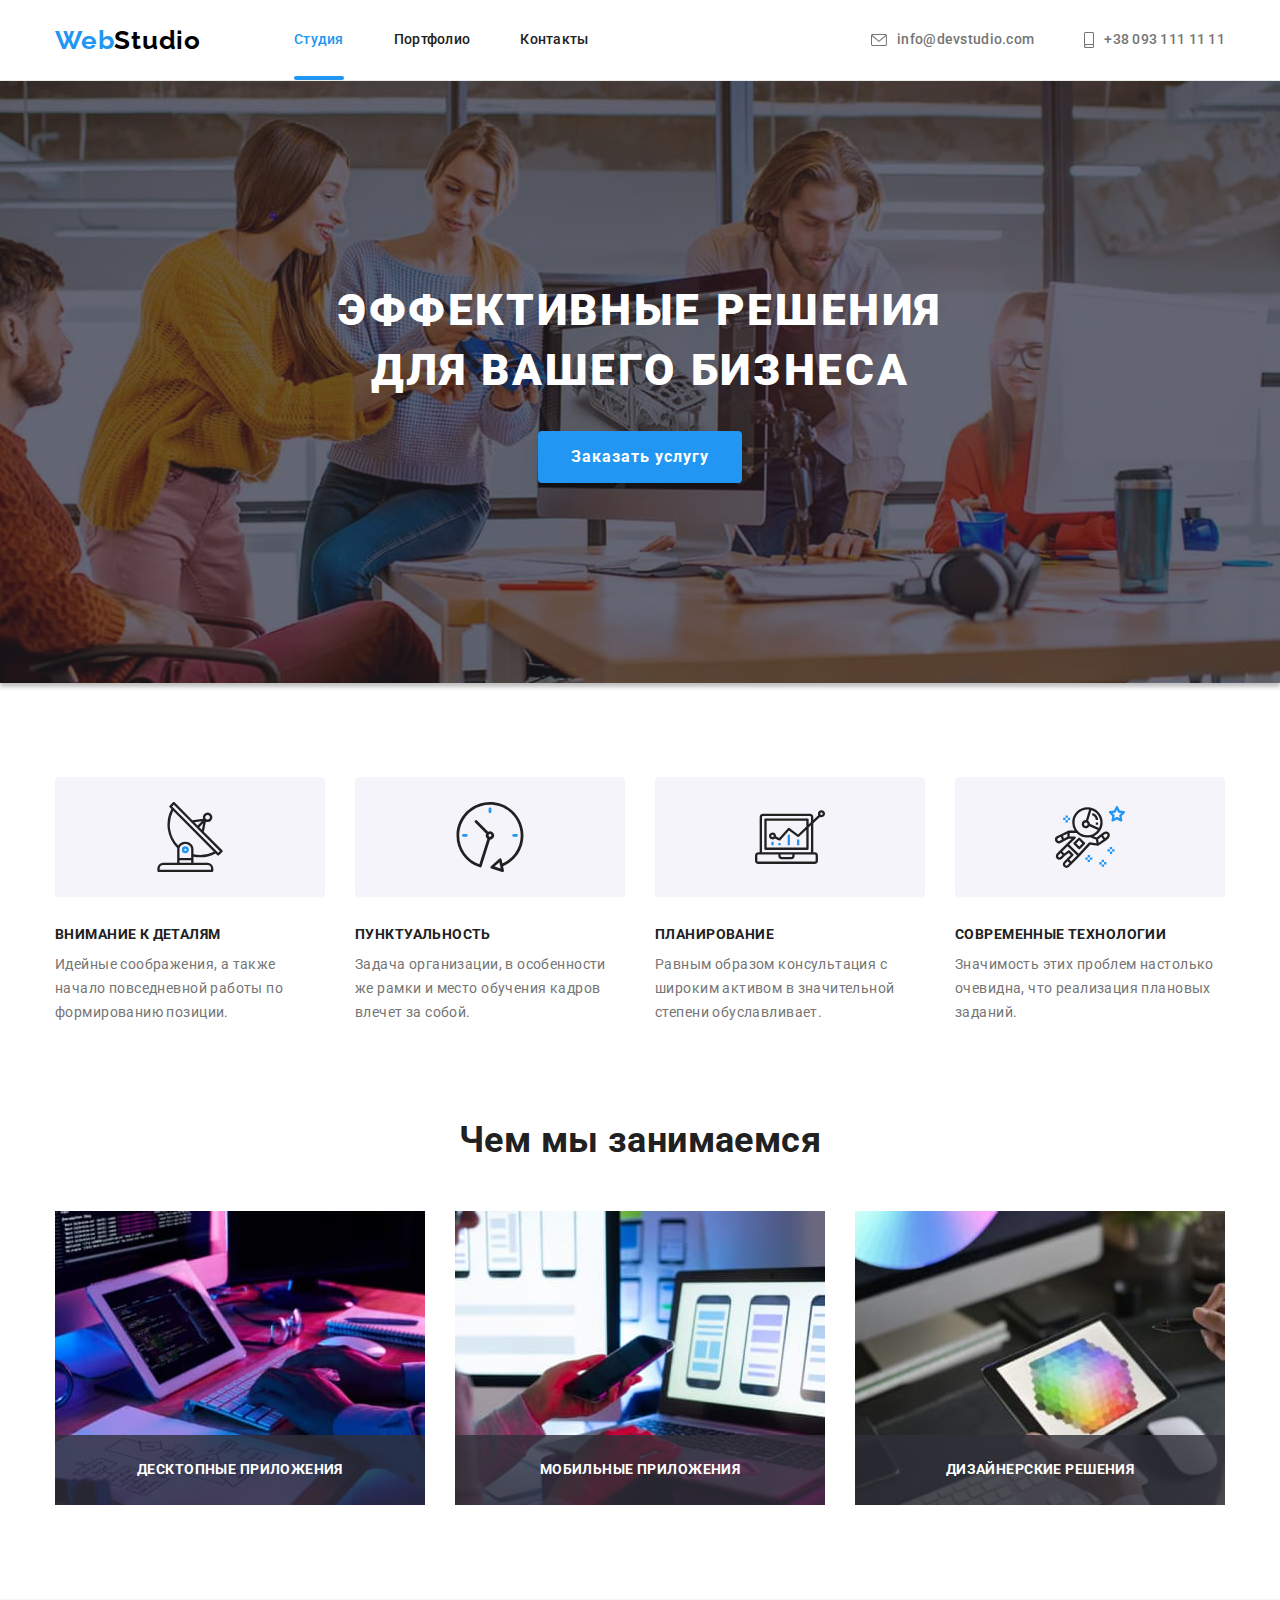
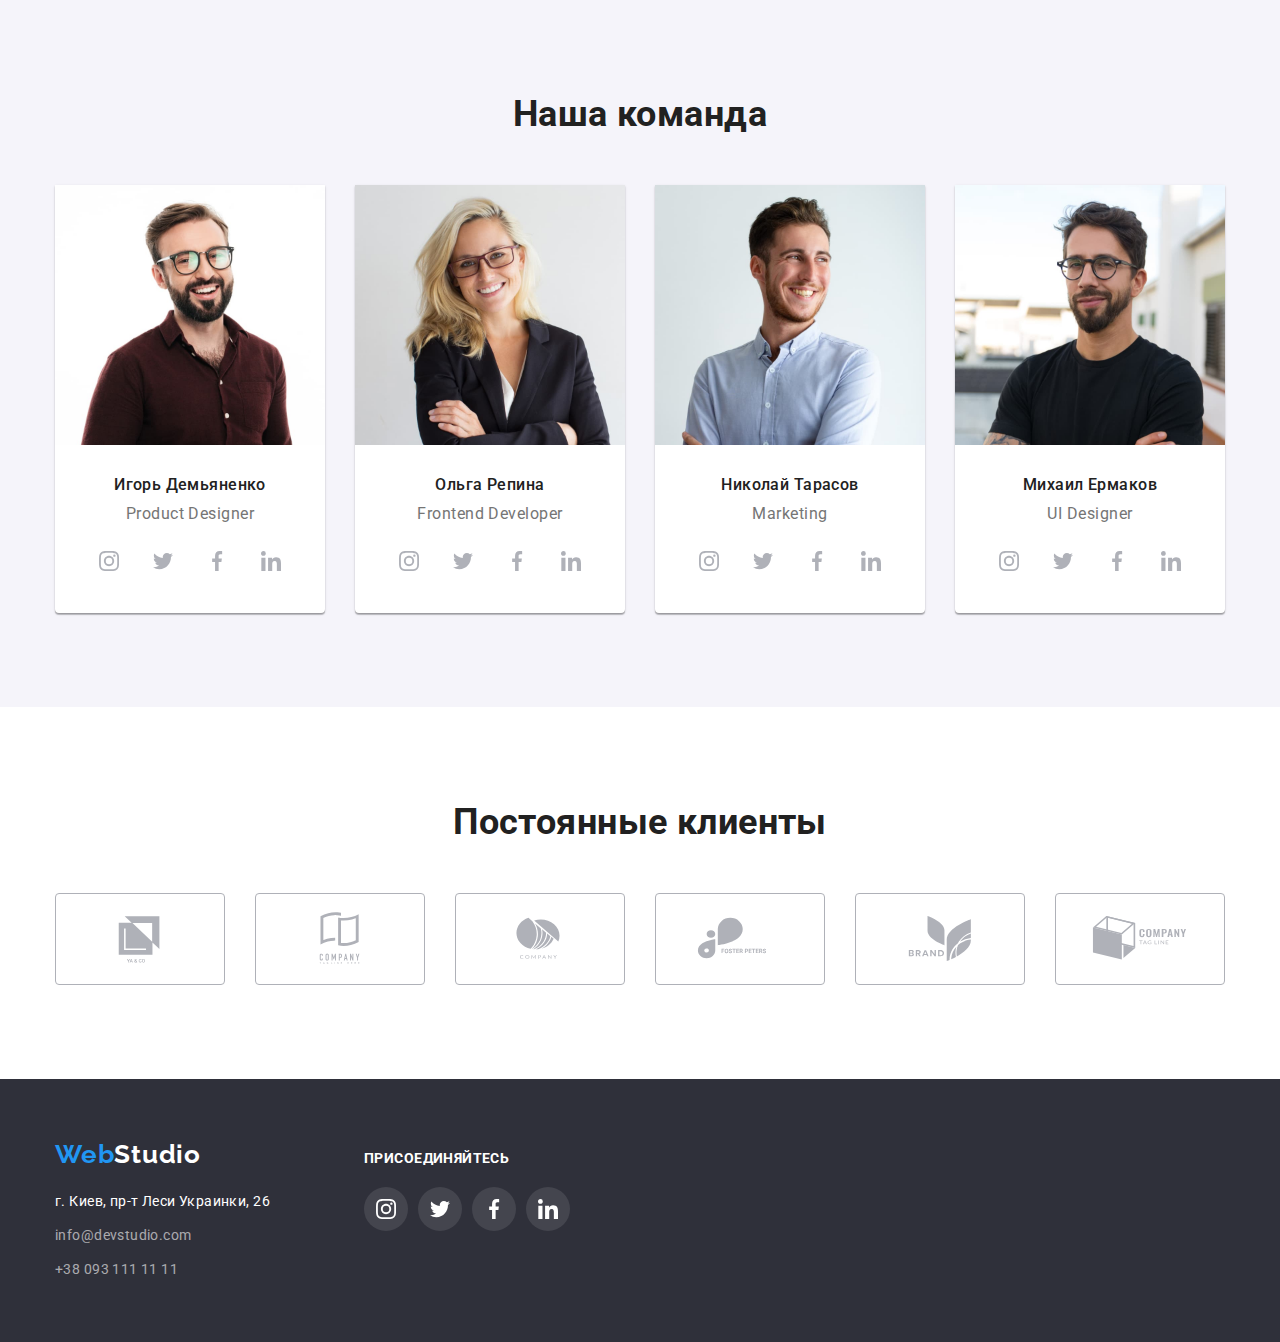
<file: index.html>
<!DOCTYPE html>
<html lang="ru">
  <head>
    <meta charset="UTF-8" />
    <meta http-equiv="X-UA-Compatible" content="IE=edge" />
    <meta name="viewport" content="width=device-width, initial-scale=1.0" />

    <link rel="preconnect" href="https://fonts.googleapis.com" />
    <link rel="preconnect" href="https://fonts.gstatic.com" crossorigin />
    <link
      href="https://fonts.googleapis.com/css2?family=Raleway:wght@700&family=Roboto:wght@400;500;700;900&display=swap"
      rel="stylesheet"
    />

    <link
      rel="stylesheet"
      href="https://cdnjs.cloudflare.com/ajax/libs/modern-normalize/1.1.0/modern-normalize.min.css"
    />

    <link rel="stylesheet" href="./css/styles.css" />

    <title>Студия</title>
  </head>
  <body>
    <header class="page-header">
      <div class="container main-nav">
        <nav class="site-nav">
          <a href="./index.html" class="logo"
            ><span class="logo-accent">Web</span><span class="logo-text">Studio</span></a
          >
          <ul class="site-nav list">
            <li class="item">
              <a href="./index.html" class="link current">Студия</a>
            </li>
            <li class="item">
              <a href="./portfolio.html" class="link">Портфолио</a>
            </li>
            <li class="item">
              <a href="#contacts" class="link">Контакты</a>
            </li>
          </ul>
        </nav>

        <ul class="site-nav list contacts-list">
          <li class="item">
            <a href="mailto:info@devstudio.com" class="link contacts-link">
              <svg class="contacts-icon" width="16" height="12" aria-hidden="true">
                <use href="./images/icons.svg#icon-envelope"></use></svg
              >info@devstudio.com</a
            >
          </li>
          <li class="item">
            <a href="tel:+380961111111" class="link contacts-link">
              <svg class="contacts-icon" width="10" height="16" aria-hidden="true">
                <use href="./images/icons.svg#icon-smartphone"></use></svg
              >+38 093 111 11 11</a
            >
          </li>
        </ul>
      </div>
    </header>
    <main>
      <section class="hero">
        <div class="overlay">
          <div class="container">
            <h1 class="hero-title">Эффективные решения для вашего бизнеса</h1>
            <button type="button" class="hero-btn" data-modal-open>Заказать услугу</button>
          </div>
        </div>
      </section>
      <section class="section">
        <div class="container">
          <h2 class="visually-hidden hidden-title">Наши преимущества</h2>
          <ul class="feature-list list">
            <li class="feature-item">
              <div class="feature-pic">
                <svg class="feature-icon" width="70" height="70" aria-hidden="true">
                  <use href="./images/icons.svg#icon-antenna"></use>
                </svg>
              </div>
              <h3 class="feature-title">Внимание к деталям</h3>
              <p class="feature-text">
                Идейные соображения, а также начало повседневной работы по формированию позиции.
              </p>
            </li>
            <li class="feature-item">
              <div class="feature-pic">
                <svg class="feature-icon" width="70" height="70" aria-hidden="true">
                  <use href="./images/icons.svg#icon-clock"></use>
                </svg>
              </div>
              <h3 class="feature-title">Пунктуальность</h3>
              <p class="feature-text">
                Задача организации, в особенности же рамки и место обучения кадров влечет за собой.
              </p>
            </li>
            <li class="feature-item">
              <div class="feature-pic">
                <svg class="feature-icon" width="70" height="70" aria-hidden="true">
                  <use href="./images/icons.svg#icon-diagram"></use>
                </svg>
              </div>
              <h3 class="feature-title">Планирование</h3>
              <p class="feature-text">
                Равным образом консультация с широким активом в значительной степени обуславливает.
              </p>
            </li>
            <li class="feature-item">
              <div class="feature-pic">
                <svg class="feature-icon" width="70" height="70" aria-hidden="true">
                  <use href="./images/icons.svg#icon-astronaut"></use>
                </svg>
              </div>
              <h3 class="feature-title">Современные технологии</h3>
              <p class="feature-text">
                Значимость этих проблем настолько очевидна, что реализация плановых заданий.
              </p>
            </li>
          </ul>
        </div>
      </section>

      <section class="section specialization">
        <div class="container">
          <h2 class="section-title">Чем мы занимаемся</h2>
          <ul class="list specialization-list">
            <li class="specialization-item">
              <a class="specialization-link" href="#">
                <img src="./images/box1.jpg" width="370" alt="Разработка десктопного приложения" />
                <p class="specialization-caption">Десктопные приложения</p>
              </a>
            </li>
            <li class="specialization-item">
              <a class="specialization-link" href="#">
                <img src="./images/box2.jpg" width="370" alt="Разработка мобильного приложения" />
                <p class="specialization-caption">Мобильные приложения</p>
              </a>
            </li>
            <li class="specialization-item">
              <a class="specialization-link" href="#">
                <img src="./images/box3.jpg" width="370" alt="Разработка дизайна" />
                <p class="specialization-caption">Дизайнерские решения</p>
              </a>
            </li>
          </ul>
        </div>
      </section>
      <section class="section team">
        <div class="container">
          <h2 class="section-title">Наша команда</h2>
          <ul class="list team-list">
            <li class="team-item">
              <img src="./images/team_photo_1.jpg" width="270" alt="Фото участника команды №1" />
              <div class="team-caption">
                <h3 class="team-title">Игорь Демьяненко</h3>
                <p class="team-text">Product Designer</p>
                <ul class="social-list list">
                  <li class="social-item">
                    <a href="" class="social-link">
                      <svg
                        class="social-icon"
                        width="20"
                        height="20"
                        aria-label="Ссылка на Instagram"
                      >
                        <use href="./images/icons.svg#icon-instagram"></use>
                      </svg>
                    </a>
                  </li>
                  <li class="social-item">
                    <a href="" class="social-link">
                      <svg
                        class="social-icon"
                        width="20"
                        height="20"
                        aria-label="Ссылка на Twitter"
                      >
                        <use href="./images/icons.svg#icon-twitter"></use>
                      </svg>
                    </a>
                  </li>
                  <li class="social-item">
                    <a href="" class="social-link">
                      <svg
                        class="social-icon"
                        width="20"
                        height="20"
                        aria-label="Ссылка на Facebook"
                      >
                        <use href="./images/icons.svg#icon-facebook"></use>
                      </svg>
                    </a>
                  </li>
                  <li class="social-item">
                    <a href="" class="social-link">
                      <svg
                        class="social-icon"
                        width="20"
                        height="20"
                        aria-label="Ссылка на LinkedIn"
                      >
                        <use href="./images/icons.svg#icon-linkedin"></use>
                      </svg>
                    </a>
                  </li>
                </ul>
              </div>
            </li>
            <li class="team-item">
              <img src="./images/team_photo_2.jpg" width="270" alt="Фото участника команды №2" />
              <div class="team-caption">
                <h3 class="team-title">Ольга Репина</h3>
                <p class="team-text">Frontend Developer</p>
                <ul class="social-list list">
                  <li class="social-item">
                    <a href="" class="social-link">
                      <svg
                        class="social-icon"
                        width="20"
                        height="20"
                        aria-label="Ссылка на Instagram"
                      >
                        <use href="./images/icons.svg#icon-instagram"></use>
                      </svg>
                    </a>
                  </li>
                  <li class="social-item">
                    <a href="" class="social-link">
                      <svg
                        class="social-icon"
                        width="20"
                        height="20"
                        aria-label="Ссылка на Twitter"
                      >
                        <use href="./images/icons.svg#icon-twitter"></use>
                      </svg>
                    </a>
                  </li>
                  <li class="social-item">
                    <a href="" class="social-link">
                      <svg
                        class="social-icon"
                        width="20"
                        height="20"
                        aria-label="Ссылка на Facebook"
                      >
                        <use href="./images/icons.svg#icon-facebook"></use>
                      </svg>
                    </a>
                  </li>
                  <li class="social-item">
                    <a href="" class="social-link">
                      <svg
                        class="social-icon"
                        width="20"
                        height="20"
                        aria-label="Ссылка на LinkedIn"
                      >
                        <use href="./images/icons.svg#icon-linkedin"></use>
                      </svg>
                    </a>
                  </li>
                </ul>
              </div>
            </li>
            <li class="team-item">
              <img src="./images/team_photo_3.jpg" width="270" alt="Фото участника команды №3" />
              <div class="team-caption">
                <h3 class="team-title">Николай Тарасов</h3>
                <p class="team-text">Marketing</p>
                <ul class="social-list list">
                  <li class="social-item">
                    <a href="" class="social-link">
                      <svg
                        class="social-icon"
                        width="20"
                        height="20"
                        aria-label="Ссылка на Instagram"
                      >
                        <use href="./images/icons.svg#icon-instagram"></use>
                      </svg>
                    </a>
                  </li>
                  <li class="social-item">
                    <a href="" class="social-link">
                      <svg
                        class="social-icon"
                        width="20"
                        height="20"
                        aria-label="Ссылка на Twitter"
                      >
                        <use href="./images/icons.svg#icon-twitter"></use>
                      </svg>
                    </a>
                  </li>
                  <li class="social-item">
                    <a href="" class="social-link">
                      <svg
                        class="social-icon"
                        width="20"
                        height="20"
                        aria-label="Ссылка на Facebook"
                      >
                        <use href="./images/icons.svg#icon-facebook"></use>
                      </svg>
                    </a>
                  </li>
                  <li class="social-item">
                    <a href="" class="social-link">
                      <svg
                        class="social-icon"
                        width="20"
                        height="20"
                        aria-label="Ссылка на LinkedIn"
                      >
                        <use href="./images/icons.svg#icon-linkedin"></use>
                      </svg>
                    </a>
                  </li>
                </ul>
              </div>
            </li>
            <li class="team-item">
              <img src="./images/team_photo_4.jpg" width="270" alt="Фото участника команды №4" />
              <div class="team-caption">
                <h3 class="team-title">Михаил Ермаков</h3>
                <p class="team-text">UI Designer</p>
                <ul class="social-list list">
                  <li class="social-item">
                    <a href="" class="social-link">
                      <svg
                        class="social-icon"
                        width="20"
                        height="20"
                        aria-label="Ссылка на Instagram"
                      >
                        <use href="./images/icons.svg#icon-instagram"></use>
                      </svg>
                    </a>
                  </li>
                  <li class="social-item">
                    <a href="" class="social-link">
                      <svg
                        class="social-icon"
                        width="20"
                        height="20"
                        aria-label="Ссылка на Twitter"
                      >
                        <use href="./images/icons.svg#icon-twitter"></use>
                      </svg>
                    </a>
                  </li>
                  <li class="social-item">
                    <a href="" class="social-link">
                      <svg
                        class="social-icon"
                        width="20"
                        height="20"
                        aria-label="Ссылка на Facebook"
                      >
                        <use href="./images/icons.svg#icon-facebook"></use>
                      </svg>
                    </a>
                  </li>
                  <li class="social-item">
                    <a href="" class="social-link">
                      <svg
                        class="social-icon"
                        width="20"
                        height="20"
                        aria-label="Ссылка на LinkedIn"
                      >
                        <use href="./images/icons.svg#icon-linkedin"></use>
                      </svg>
                    </a>
                  </li>
                </ul>
              </div>
            </li>
          </ul>
        </div>
      </section>
      <section class="section">
        <div class="container">
          <h2 class="section-title">Постоянные клиенты</h2>
          <ul class="list client-list">
            <li class="client-item">
              <a href="" class="client-link">
                <svg class="client-icon" width="106" height="60" aria-label="Ссылка на клиента">
                  <use href="./images/icons.svg#icon-client1"></use>
                </svg>
              </a>
            </li>
            <li class="client-item">
              <a href="" class="client-link">
                <svg class="client-icon" width="106" height="60" aria-label="Ссылка на клиента">
                  <use href="./images/icons.svg#icon-client2"></use>
                </svg>
              </a>
            </li>
            <li class="client-item">
              <a href="" class="client-link">
                <svg class="client-icon" width="106" height="60" aria-label="Ссылка на клиента">
                  <use href="./images/icons.svg#icon-client3"></use>
                </svg>
              </a>
            </li>
            <li class="client-item">
              <a href="" class="client-link">
                <svg class="client-icon" width="106" height="60" aria-label="Ссылка на клиента">
                  <use href="./images/icons.svg#icon-client4"></use>
                </svg>
              </a>
            </li>
            <li class="client-item">
              <a href="" class="client-link">
                <svg class="client-icon" width="106" height="60" aria-label="Ссылка на клиента">
                  <use href="./images/icons.svg#icon-client5"></use>
                </svg>
              </a>
            </li>
            <li class="client-item">
              <a href="" class="client-link">
                <svg class="client-icon" width="106" height="60" aria-label="Ссылка на клиента">
                  <use href="./images/icons.svg#icon-client6"></use>
                </svg>
              </a>
            </li>
          </ul>
        </div>
      </section>
    </main>
    <footer class="page-footer">
      <div class="container footer-container">
        <div class="logo-contact">
          <a href="./index.html" class="logo">
            <span class="logo-accent">Web</span><span class="logo-text">Studio</span>
          </a>
          <address class="footer-address" id="contacts">
            <ul class="list address-list">
              <li class="address-item">
                <a
                  href="https://goo.gl/maps/bYyocu46EjJC9pPd8"
                  target="_blank"
                  rel="noopener noreferrer"
                  class="link map-link"
                  >г. Киев, пр-т Леси Украинки, 26</a
                >
              </li>
              <li class="address-item">
                <a href="mailto:info@devstudio.com" class="link">info@devstudio.com</a>
              </li>
              <li class="address-item">
                <a href="tel:+380961111111" class="link">+38 093 111 11 11</a>
              </li>
            </ul>
          </address>
        </div>
        <div class="our-social">
          <p class="social-title">присоединяйтесь</p>
          <ul class="our-social-list list">
            <li class="our-social-item">
              <a href="" class="social-link our-social-link">
                <svg
                  class="social-icon"
                  width="20"
                  height="20"
                  aria-label="Ссылка на наш Instagram"
                >
                  <use href="./images/icons.svg#icon-instagram"></use>
                </svg>
              </a>
            </li>
            <li class="our-social-item">
              <a href="" class="social-link our-social-link">
                <svg class="social-icon" width="20" height="20" aria-label="Ссылка на наш Twitter">
                  <use href="./images/icons.svg#icon-twitter"></use>
                </svg>
              </a>
            </li>
            <li class="our-social-item">
              <a href="" class="social-link our-social-link">
                <svg class="social-icon" width="20" height="20" aria-label="Ссылка на наш Facebook">
                  <use href="./images/icons.svg#icon-facebook"></use>
                </svg>
              </a>
            </li>
            <li class="our-social-item">
              <a href="" class="social-link our-social-link">
                <svg class="social-icon" width="20" height="20" aria-label="Ссылка на наш LinkedIn">
                  <use href="./images/icons.svg#icon-linkedin"></use>
                </svg>
              </a>
            </li>
          </ul>
        </div>
      </div>
    </footer>
    <div class="backdrop is-hidden" data-modal>
      <div class="modal">
        <button type="button" class="close-modal-btn" data-modal-close>
          <svg class="close-icon" width="18" height="18" aria-label="Закрыть">
            <use href="./images/icons.svg#icon-close"></use>
          </svg>
        </button>
      </div>
    </div>
    <script src="./js/modal.js"></script>
  </body>
</html>
</file>
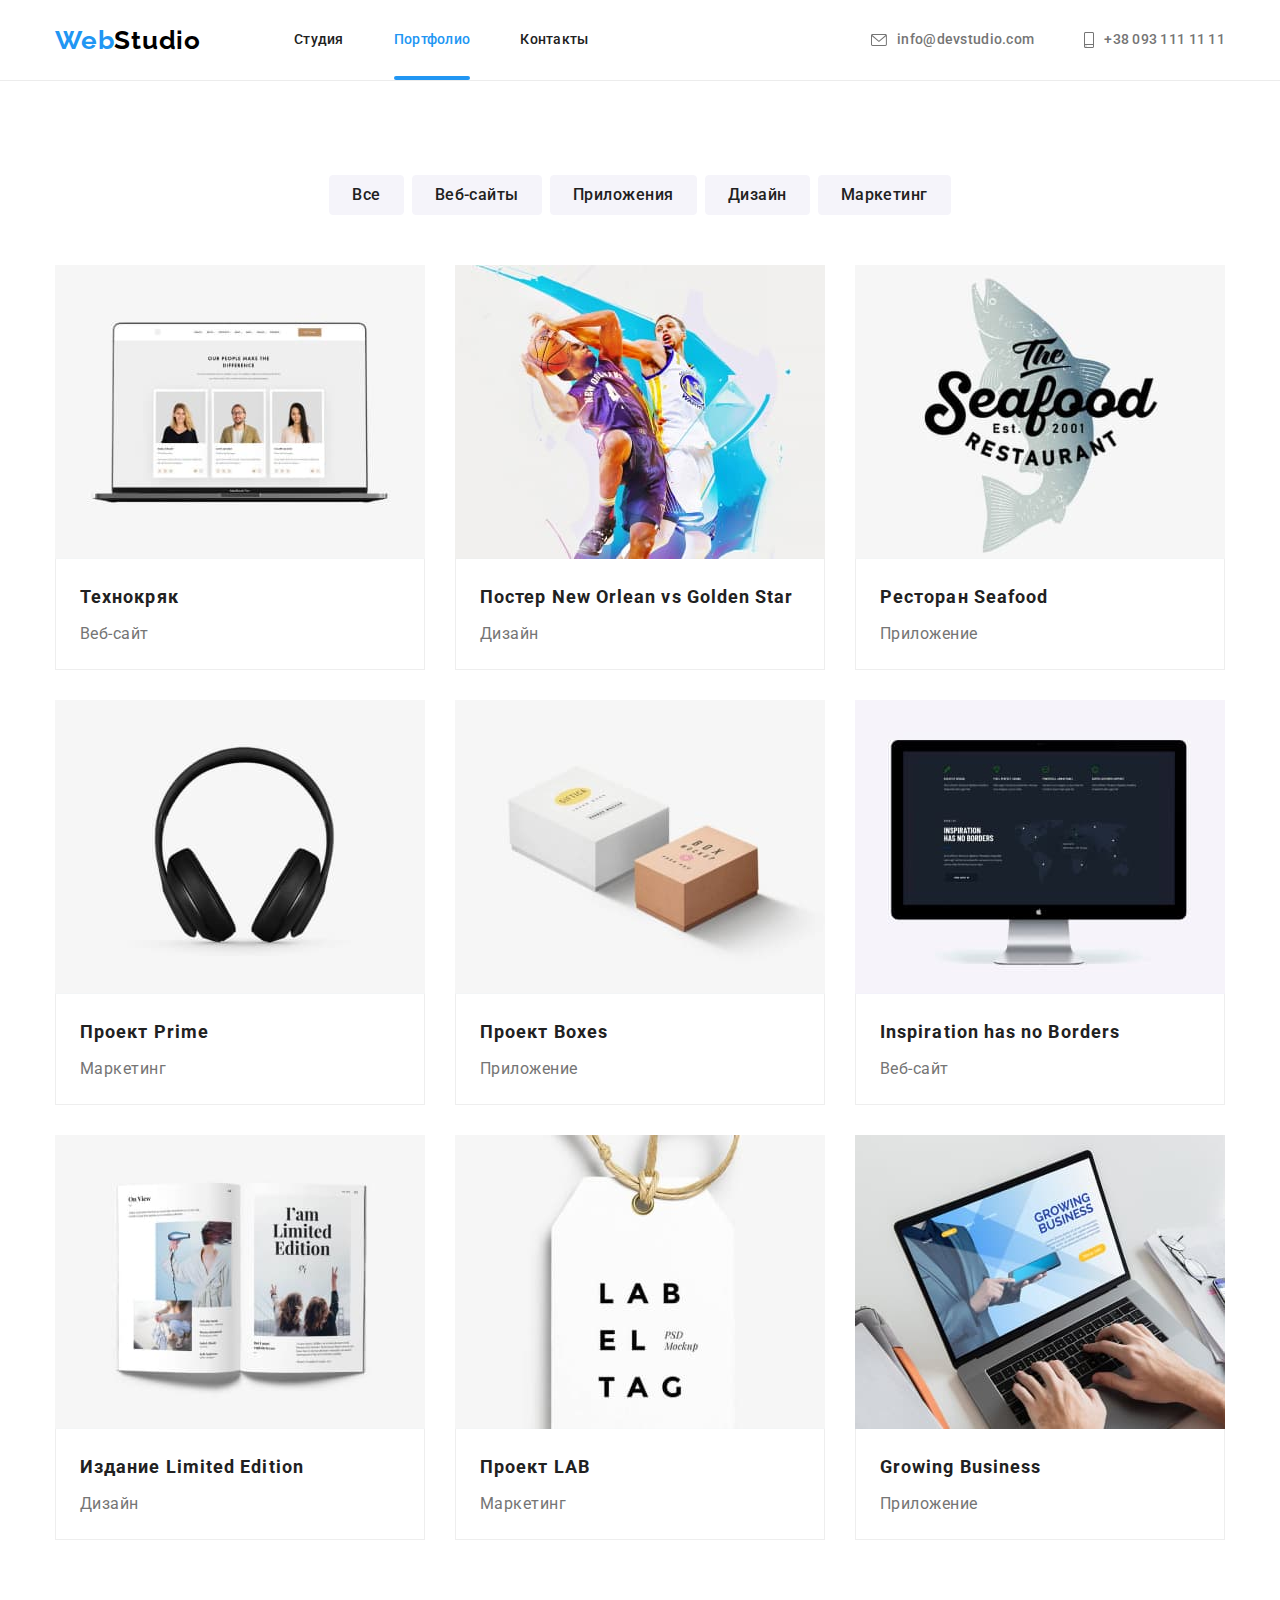
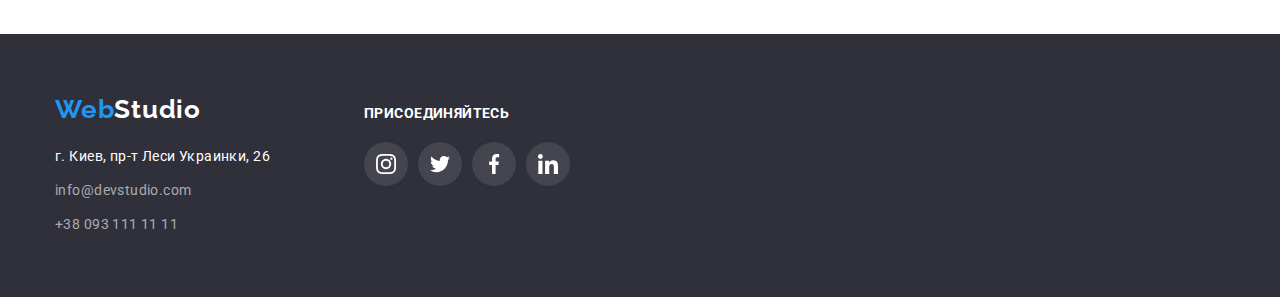
<file: portfolio.html>
<!DOCTYPE html>
<html lang="ru">
  <head>
    <meta charset="UTF-8" />
    <meta http-equiv="X-UA-Compatible" content="IE=edge" />
    <meta name="viewport" content="width=device-width, initial-scale=1.0" />

    <link rel="preconnect" href="https://fonts.googleapis.com" />
    <link rel="preconnect" href="https://fonts.gstatic.com" crossorigin />
    <link
      href="https://fonts.googleapis.com/css2?family=Raleway:wght@700&family=Roboto:wght@400;500;700;900&display=swap"
      rel="stylesheet"
    />

    <link
      rel="stylesheet"
      href="https://cdnjs.cloudflare.com/ajax/libs/modern-normalize/1.1.0/modern-normalize.min.css"
    />

    <link rel="stylesheet" href="./css/styles.css" />

    <title>Портфолио</title>
  </head>
  <body>
    <header class="page-header">
      <div class="container main-nav">
        <nav class="site-nav">
          <a href="./index.html" class="logo"
            ><span class="logo-accent">Web</span><span class="logo-text">Studio</span></a
          >
          <ul class="site-nav list">
            <li class="item">
              <a href="./index.html" class="link">Студия</a>
            </li>
            <li class="item">
              <a href="./portfolio.html" class="link current">Портфолио</a>
            </li>
            <li class="item">
              <a href="#contacts" class="link">Контакты</a>
            </li>
          </ul>
        </nav>

        <ul class="site-nav list contacts-list">
          <li class="item">
            <a href="mailto:info@devstudio.com" class="link contacts-link">
              <svg class="contacts-icon" width="16" height="12" aria-hidden="true">
                <use href="./images/icons.svg#icon-envelope"></use></svg
              >info@devstudio.com</a
            >
          </li>
          <li class="item">
            <a href="tel:+380961111111" class="link contacts-link">
              <svg class="contacts-icon" width="10" height="16" aria-hidden="true">
                <use href="./images/icons.svg#icon-smartphone"></use></svg
              >+38 093 111 11 11</a
            >
          </li>
        </ul>
      </div>
    </header>
    <main>
      <section class="section">
        <div class="container">
          <h1 class="visually-hidden">Примеры работ</h1>
          <ul class="list filter-list">
            <li class="filter-item"><button type="button" class="button">Все</button></li>
            <li class="filter-item"><button type="button" class="button">Веб-сайты</button></li>
            <li class="filter-item"><button type="button" class="button">Приложения</button></li>
            <li class="filter-item"><button type="button" class="button">Дизайн</button></li>
            <li class="filter-item"><button type="button" class="button">Маркетинг</button></li>
          </ul>

          <ul class="list portfolio-list">
            <li class="portfolio-item">
              <a href="#" class="link portfolio-link">
                <div class="portfolio-overlay">
                  <img src="./images/project1.jpg" width="370" alt="Технокряк" />
                  <p class="portfolio-top-text">
                    Ресурс предлагает комплексные предложения с разным уровнем функционала и
                    сервисов. Все это позволит посетителю получить исчерпывающие сведения о компании
                    или частном лице.
                  </p>
                </div>
                <div class="portfolio-caption">
                  <h2 class="portfolio-title">Технокряк</h2>
                  <p class="portfolio-text">Веб-сайт</p>
                </div>
              </a>
            </li>
            <li class="portfolio-item">
              <a href="#" class="link portfolio-link">
                <div class="portfolio-overlay">
                  <img
                    src="./images/project2.jpg"
                    width="370"
                    alt="Постер New Orlean vs Golden Star"
                  />
                  <p class="portfolio-top-text">
                    Ресурс предлагает комплексные предложения с разным уровнем функционала и
                    сервисов. Все это позволит посетителю получить исчерпывающие сведения о компании
                    или частном лице.
                  </p>
                </div>
                <div class="portfolio-caption">
                  <h2 class="portfolio-title">Постер New Orlean vs Golden Star</h2>
                  <p class="portfolio-text">Дизайн</p>
                </div>
              </a>
            </li>
            <li class="portfolio-item">
              <a href="#" class="link portfolio-link">
                <div class="portfolio-overlay">
                  <img src="./images/project3.jpg" width="370" alt="Ресторан Seafood" />
                  <p class="portfolio-top-text">
                    Ресурс предлагает комплексные предложения с разным уровнем функционала и
                    сервисов. Все это позволит посетителю получить исчерпывающие сведения о компании
                    или частном лице.
                  </p>
                </div>

                <div class="portfolio-caption">
                  <h2 class="portfolio-title">Ресторан Seafood</h2>
                  <p class="portfolio-text">Приложение</p>
                </div>
              </a>
            </li>
            <li class="portfolio-item">
              <a href="#" class="link portfolio-link">
                <div class="portfolio-overlay">
                  <img src="./images/project4.jpg" width="370" alt="Проект Prime" />
                  <p class="portfolio-top-text">
                    Ресурс предлагает комплексные предложения с разным уровнем функционала и
                    сервисов. Все это позволит посетителю получить исчерпывающие сведения о компании
                    или частном лице.
                  </p>
                </div>

                <div class="portfolio-caption">
                  <h2 class="portfolio-title">Проект Prime</h2>
                  <p class="portfolio-text">Маркетинг</p>
                </div>
              </a>
            </li>
            <li class="portfolio-item">
              <a href="#" class="link portfolio-link">
                <div class="portfolio-overlay">
                  <img src="./images/project5.jpg" width="370" alt="Проект Boxes" />
                  <p class="portfolio-top-text">
                    Ресурс предлагает комплексные предложения с разным уровнем функционала и
                    сервисов. Все это позволит посетителю получить исчерпывающие сведения о компании
                    или частном лице.
                  </p>
                </div>

                <div class="portfolio-caption">
                  <h2 class="portfolio-title">Проект Boxes</h2>
                  <p class="portfolio-text">Приложение</p>
                </div>
              </a>
            </li>
            <li class="portfolio-item">
              <a href="#" class="link portfolio-link">
                <div class="portfolio-overlay">
                  <img src="./images/project6.jpg" width="370" alt="Inspiration has no Borders" />
                  <p class="portfolio-top-text">
                    Ресурс предлагает комплексные предложения с разным уровнем функционала и
                    сервисов. Все это позволит посетителю получить исчерпывающие сведения о компании
                    или частном лице.
                  </p>
                </div>

                <div class="portfolio-caption">
                  <h2 class="portfolio-title">Inspiration has no Borders</h2>
                  <p class="portfolio-text">Веб-сайт</p>
                </div>
              </a>
            </li>
            <li class="portfolio-item">
              <a href="#" class="link portfolio-link">
                <div class="portfolio-overlay">
                  <img src="./images/project7.jpg" width="370" alt="Издание Limited Edition" />
                  <p class="portfolio-top-text">
                    Ресурс предлагает комплексные предложения с разным уровнем функционала и
                    сервисов. Все это позволит посетителю получить исчерпывающие сведения о компании
                    или частном лице.
                  </p>
                </div>

                <div class="portfolio-caption">
                  <h2 class="portfolio-title">Издание Limited Edition</h2>
                  <p class="portfolio-text">Дизайн</p>
                </div>
              </a>
            </li>
            <li class="portfolio-item">
              <a href="#" class="link portfolio-link">
                <div class="portfolio-overlay">
                  <img src="./images/project8.jpg" width="370" alt="Проект LAB" />
                  <p class="portfolio-top-text">
                    Ресурс предлагает комплексные предложения с разным уровнем функционала и
                    сервисов. Все это позволит посетителю получить исчерпывающие сведения о компании
                    или частном лице.
                  </p>
                </div>

                <div class="portfolio-caption">
                  <h2 class="portfolio-title">Проект LAB</h2>
                  <p class="portfolio-text">Маркетинг</p>
                </div>
              </a>
            </li>
            <li class="portfolio-item">
              <a href="#" class="link portfolio-link">
                <div class="portfolio-overlay">
                  <img src="./images/project9.jpg" width="370" alt="Growing Business" />
                  <p class="portfolio-top-text">
                    Ресурс предлагает комплексные предложения с разным уровнем функционала и
                    сервисов. Все это позволит посетителю получить исчерпывающие сведения о компании
                    или частном лице.
                  </p>
                </div>

                <div class="portfolio-caption">
                  <h2 class="portfolio-title">Growing Business</h2>
                  <p class="portfolio-text">Приложение</p>
                </div>
              </a>
            </li>
          </ul>
        </div>
      </section>
    </main>
    <footer class="page-footer">
      <div class="container footer-container">
        <div class="logo-contact">
          <a href="./index.html" class="logo"
            ><span class="logo-accent">Web</span><span class="logo-text">Studio</span></a
          >
          <address class="footer-address" id="contacts">
            <ul class="list address-list">
              <li class="address-item">
                <a
                  href="https://goo.gl/maps/bYyocu46EjJC9pPd8"
                  target="_blank"
                  rel="noopener noreferrer"
                  class="link map-link"
                  >г. Киев, пр-т Леси Украинки, 26</a
                >
              </li>
              <li class="address-item">
                <a href="mailto:info@devstudio.com" class="link">info@devstudio.com</a>
              </li>
              <li class="address-item">
                <a href="tel:+380961111111" class="link">+38 093 111 11 11</a>
              </li>
            </ul>
          </address>
        </div>
        <div class="our-social">
          <p class="social-title">присоединяйтесь</p>
          <ul class="our-social-list list">
            <li class="our-social-item">
              <a href="" class="social-link our-social-link">
                <svg
                  class="social-icon"
                  width="20"
                  height="20"
                  aria-label="Ссылка на наш Instagram"
                >
                  <use href="./images/icons.svg#icon-instagram"></use>
                </svg>
              </a>
            </li>
            <li class="our-social-item">
              <a href="" class="social-link our-social-link">
                <svg class="social-icon" width="20" height="20" aria-label="Ссылка на наш Twitter">
                  <use href="./images/icons.svg#icon-twitter"></use>
                </svg>
              </a>
            </li>
            <li class="our-social-item">
              <a href="" class="social-link our-social-link">
                <svg class="social-icon" width="20" height="20" aria-label="Ссылка на наш Facebook">
                  <use href="./images/icons.svg#icon-facebook"></use>
                </svg>
              </a>
            </li>
            <li class="our-social-item">
              <a href="" class="social-link our-social-link">
                <svg class="social-icon" width="20" height="20" aria-label="Ссылка на наш LinkedIn">
                  <use href="./images/icons.svg#icon-linkedin"></use>
                </svg>
              </a>
            </li>
          </ul>
        </div>
      </div>
    </footer>
  </body>
</html>
</file>
<file: css/styles.css>
:root {
  --primary-text-color: #757575;
  --title-text-color: #212121;
  --accent-color: #2196f3;
  --secondary-accent-color: #188ce8;
  --primary-bgc-color: #ffffff;
  --secondary-bgc-color: #f5f4fa;
  --accent-bgc-color: #2f303a;
  --primary-white-color: #ffffff;
  --footer-transp-link-color: rgba(255, 255, 255, 0.6);
  --black-color: #000000;
  --btn-shadow-color: rgba(0, 0, 0, 0.15);
  --header-border-color: #ececec;
  --portfolio-top-text-bgc: rgba(33, 150, 243, 0.9);
  --portfolio-caption-border-color: #eeeeee;
  --first-card-shadow-color: rgba(0, 0, 0, 0.12);
  --second-card-shadow-color: rgba(0, 0, 0, 0.14);
  --third-card-shadow-color: rgba(0, 0, 0, 0.2);
  --first-btn-shadow-color: rgba(0, 0, 0, 0.1);
  --second-btn-shadow-color: rgba(0, 0, 0, 0.08);
  --third-btn-shadow-color: rgba(0, 0, 0, 0.12);
  --hero-gradient-color: rgba(47, 48, 58, 0.4);
  --hero-shadow-color: rgba(0, 0, 0, 0.25);
  --inactive-link-color: #afb1b8;
  --our-social-bg-color: rgba(255, 255, 255, 0.1);
  --first-portfolio-shadow-color: rgba(0, 0, 0, 0.12);
  --second-porfolio-shadow-color: rgba(0, 0, 0, 0.06);
  --third-portfolio-shadow-color: rgba(0, 0, 0, 0.16);
  --overlay-bgc: rgba(0, 0, 0, 0.2);
  --close-btn-border-color: rgba(0, 0, 0, 0.1);
  --specialization-caption-bgc-color: rgba(47, 48, 58, 0.8);
}

/* ОБНУЛЕНИЕ СТИЛЕЙ */

html {
  box-sizing: border-box;
}
*,
*::after,
*::before {
  box-sizing: inherit;
}
/* Стили для обнуления верхних отступов у элементов */
h1,
h2,
h3,
h4,
h5,
h6,
p {
  margin: 0;
}
/* Класс для обнуления базовых свойств у списков (ul) */
.list {
  list-style: none;
  padding-left: 0;
  margin: 0;
}
/* Класс для обнуления базовых свойств у ссылок */
.link {
  text-decoration: none;
  color: inherit;
}
/* Свойства для корректного отображения картинок */
img {
  display: block;
  max-width: 100%;
  height: auto;
}
/* Свойства для обнуления курсива у address */
address {
  font-style: normal;
}

body {
  background-color: var(--primary-bgc-color);
  color: var(--primary-text-color);

  font-family: Roboto, sans-serif;
  font-size: 14px;
  line-height: 1.71;
  letter-spacing: 0.03em;
}

.container {
  width: 1200px;
  margin: 0 auto;
  padding-left: 15px;
  padding-right: 15px;
}

.section {
  padding-top: 94px;
  padding-bottom: 94px;
}

.visually-hidden {
  position: fixed;
  transform: scale(0);
}

/* Хедер */
.main-nav {
  display: flex;
  align-items: center;
}

.site-nav {
  display: flex;
  align-items: center;
}

.site-nav .item {
  margin-right: 50px;
}

.site-nav .item:last-child {
  margin-right: 0;
}

.logo {
  margin-right: 93px;
}

.logo,
.logo-text {
  text-decoration: none;
  font-family: 'Raleway';
  font-weight: 700;
  font-size: 26px;
  line-height: 1.19;
  letter-spacing: 0.03em;
  color: var(--black-color);
}

.logo .logo-accent {
  color: var(--accent-color);
}

.site-nav .link {
  display: flex;
  align-items: center;
  padding-top: 32px;
  padding-bottom: 32px;

  font-weight: 500;
  line-height: 1.14;
  letter-spacing: 0.02em;
  color: var(--title-text-color);
  transition: color 250ms cubic-bezier(0.4, 0, 0.2, 1);
}

.site-nav .link.current::after {
  position: absolute;
  left: 0;
  bottom: 0;

  content: '';

  width: 100%;
  height: 4px;
  border-radius: 2px;
  background-color: var(--accent-color);
}

.site-nav .link:hover,
.site-nav .link:focus {
  color: var(--accent-color);
}

.site-nav .link.current {
  position: relative;
  color: var(--accent-color);
}

.site-nav .contacts-link {
  color: var(--primary-text-color);
}

.contacts-icon {
  margin-right: 10px;

  fill: currentColor;
}

.contacts-list {
  margin-left: auto;
}
.page-header {
  border-bottom: 1px solid var(--header-border-color);
}

/* /Хедер  */

/* Герой */

.hero {
  background-color: var(--accent-bgc-color);
  max-width: 1600px;
  min-height: 600px;
  margin-left: auto;
  margin-right: auto;
  background-image: linear-gradient(var(--hero-gradient-color), var(--hero-gradient-color)),
    url(../images/hero-bg-img.jpg);
  background-repeat: no-repeat;
  background-position: center;
  background-size: cover;
  box-shadow: 0px 4px 4px var(--hero-shadow-color);
}

.hero .container {
  text-align: center;
  padding-top: 200px;
  padding-bottom: 200px;
}

.hero-title {
  max-width: 696px;
  margin-left: auto;
  margin-right: auto;
  margin-bottom: 30px;

  font-weight: 900;
  font-size: 44px;
  line-height: 1.36;

  letter-spacing: 0.06em;
  text-transform: uppercase;
  color: var(--primary-white-color);
}

.hero-btn {
  padding: 10px 32px;
  border: 1px solid transparent;
  box-shadow: 0px 4px 4px var(--btn-shadow-color);
  border-radius: 4px;

  color: var(--primary-white-color);
  background-color: var(--accent-color);
  font-family: inherit;
  font-weight: 700;
  font-size: 16px;
  line-height: 1.88;
  text-align: center;
  letter-spacing: 0.06em;

  cursor: pointer;
  transition: background-color 250ms cubic-bezier(0.4, 0, 0.2, 1),
    border-color 250ms cubic-bezier(0.4, 0, 0.2, 1);
}

.hero-btn:hover,
.hero-btn:focus {
  background-color: var(--secondary-accent-color);
  border: 1px solid var(--secondary-accent-color);
}

/* /Герой */

/* Наші переваги */
.feature-list {
  display: flex;
  justify-content: space-between;
}

.feature-item {
  flex-basis: calc((100% - 90px) / 4);
  margin-right: 30px;
}

.feature-item:last-child {
  margin-right: 0;
}

.feature-pic {
  display: flex;
  align-items: center;
  justify-content: center;
  height: 120px;
  margin-bottom: 30px;

  border-radius: 4px;
  background-color: var(--secondary-bgc-color);
}

.feature-title {
  margin-bottom: 10px;

  font-weight: 700;
  font-size: 14px;
  line-height: 1.14;
  text-transform: uppercase;
  color: var(--title-text-color);
}

.section-title {
  font-weight: 700;
  font-size: 36px;
  line-height: 1.17;
  text-align: center;
  color: var(--title-text-color);
}

/* /Наші переваги */

/* Чим ми займаємось */
.specialization {
  padding-top: 0;
}

.specialization-list {
  display: flex;
  justify-content: space-between;
  margin-top: 50px;
}

.specialization-item {
  flex-basis: calc((100% - 60px) / 3);
  margin-right: 30px;
}

.specialization-item:last-child {
  margin-right: 0;
}

.specialization-link {
  position: relative;
  display: block;
}

.specialization-caption {
  position: absolute;
  left: 0;
  bottom: 0;
  width: 100%;
  height: 70px;

  display: flex;
  justify-content: center;
  align-items: center;

  font-weight: 700;
  font-size: 14px;
  line-height: 1.14;
  text-align: center;
  letter-spacing: 0.03em;
  text-transform: uppercase;
  color: var(--primary-white-color);
  background-color: var(--specialization-caption-bgc-color);
}
/* /Чим ми займаємось */

/* Наша команда */
.team {
  background-color: var(--secondary-bgc-color);
}

.team-list {
  display: flex;
  margin-top: 50px;
}

.team-item {
  flex-basis: calc((100% - 90px) / 4);
  margin-right: 30px;
  background-color: var(--primary-bgc-color);
  box-shadow: 0px 1px 3px var(--first-card-shadow-color),
    0px 1px 1px var(--second-card-shadow-color), 0px 2px 1px var(--third-card-shadow-color);
  border-radius: 0px 0px 4px 4px;

  text-align: center;
}

.team-item:last-child {
  margin-right: 0;
}

.team-caption {
  padding-top: 30px;
  padding-bottom: 30px;
}

.team-title {
  margin-bottom: 10px;

  font-weight: 500;
  font-size: 16px;
  line-height: 1.19;
  color: var(--title-text-color);
}

.team-text {
  margin-bottom: 16px;

  font-size: 16px;
  line-height: 1.19;
  letter-spacing: 0.03em;
}

.social-list {
  display: flex;
  align-items: center;
  justify-content: space-between;
  margin-left: 32px;
  margin-right: 32px;
}

.social-link {
  display: flex;
  align-items: center;
  justify-content: center;
  color: var(--inactive-link-color);
  height: 44px;
  width: 44px;
  border-radius: 50%;
  transition: color 250ms cubic-bezier(0.4, 0, 0.2, 1),
    background-color 250ms cubic-bezier(0.4, 0, 0.2, 1);
}

.social-icon {
  fill: currentColor;
}

.social-link:hover,
.social-link:focus {
  background-color: var(--accent-color);
  color: var(--primary-white-color);
}

/* /Наша команда */

/* Постоянные клиенты */

.client-list {
  display: flex;
  align-items: center;
  justify-content: space-between;
  margin-top: 50px;
}

.client-item {
  flex-basis: calc((100% - 150px) / 6);
  height: 92px;
  display: flex;
  justify-content: center;
  align-content: center;
}

.client-link {
  display: flex;
  justify-content: center;
  align-items: center;
  width: 100%;
  height: 100%;

  color: var(--inactive-link-color);
  border: 1px solid var(--inactive-link-color);
  border-radius: 4px;
  transition: color 250ms cubic-bezier(0.4, 0, 0.2, 1),
    border-color 250ms cubic-bezier(0.4, 0, 0.2, 1);
}

.client-icon {
  fill: currentColor;
}

.client-link:hover,
.client-link:focus {
  color: var(--accent-color);
  border: 1px solid var(--accent-color);
}

/* /Постоянные клиенты */

/* Портфоліо */
.filter-list {
  display: flex;
  justify-content: center;
  margin-bottom: 50px;
}

.filter-item {
  margin-right: 8px;
}

.filter-item:last-child {
  margin-right: 0;
}

.button {
  padding: 6px 22px;

  background-color: var(--secondary-bgc-color);
  font-style: inherit;
  font-weight: 500;
  font-size: 16px;
  line-height: 1.63;
  text-align: center;
  letter-spacing: 0.03em;
  color: var(--title-text-color);
  border: 1px solid var(--secondary-bgc-color);
  border-radius: 4px;

  cursor: pointer;

  transition: color 250ms cubic-bezier(0.4, 0, 0.2, 1),
    background-color 250ms cubic-bezier(0.4, 0, 0.2, 1),
    border-color 250ms cubic-bezier(0.4, 0, 0.2, 1), box-shadow 250ms cubic-bezier(0.4, 0, 0.2, 1);
}

.button:hover,
.button:focus {
  font-style: inherit;
  color: var(--primary-white-color);
  background-color: var(--accent-color);
  border: 1px solid var(--accent-color);
  box-shadow: 0px 3px 1px var(--first-btn-shadow-color), 0px 1px 2px var(--second-btn-shadow-color),
    0px 2px 2px var(--third-btn-shadow-color);
}

.portfolio-list {
  display: flex;
  flex-wrap: wrap;
  gap: 30px;
}

.portfolio-item {
  flex-basis: calc((100% - 60px) / 3);
}

.portfolio-overlay {
  position: relative;
  overflow: hidden;
}

.portfolio-top-text {
  position: absolute;
  top: 0;
  left: 0;
  height: 100%;
  padding: 62px 24px;
  font-size: 18px;
  line-height: 1.56;
  letter-spacing: 0.03em;
  color: var(--primary-white-color);
  background-color: var(--portfolio-top-text-bgc);
  overflow: auto;
  transform: translateY(100%);
  transition: transform 250ms cubic-bezier(0.4, 0, 0.2, 1);
}

.portfolio-link:hover .portfolio-top-text,
.portfolio-link:focus .portfolio-top-text {
  transform: translateY(0);
}

.portfolio-link {
  display: block;
  transition: box-shadow 250ms cubic-bezier(0.4, 0, 0.2, 1);
}

.portfolio-link:hover,
.portfolio-link:focus {
  box-shadow: 0px 1px 1px var(--first-portfolio-shadow-color),
    0px 4px 4px var(--second-porfolio-shadow-color), 1px 4px 6px var(--third-portfolio-shadow-color);
}

.portfolio-caption {
  padding: 20px 24px;
  border-left: 1px solid var(--portfolio-caption-border-color);
  border-right: 1px solid var(--portfolio-caption-border-color);
  border-bottom: 1px solid var(--portfolio-caption-border-color);
}

.portfolio-title {
  margin-bottom: 4px;

  font-weight: 700;
  font-size: 18px;
  line-height: 2;
  letter-spacing: 0.06em;
  color: var(--title-text-color);
}

.portfolio-text {
  font-size: 16px;
  line-height: 1.88;
  letter-spacing: 0.03em;
  color: var(--primary-text-color);
}
/* /Портфоліо */

/* Футер */

.page-footer {
  padding-top: 60px;
  padding-bottom: 60px;

  background-color: var(--accent-bgc-color);
  color: var(--primary-white-color);
  font-style: normal;
}

.page-footer .logo {
  display: block;
  margin-bottom: 20px;
}

.address-item {
  margin-bottom: 10px;
}

.address-item:last-child {
  margin-bottom: 0;
}

.page-footer .logo-text {
  color: var(--primary-white-color);
}

.page-footer .map-link.link {
  color: var(--primary-white-color);
  transition: color 250ms cubic-bezier(0.4, 0, 0.2, 1);
}

.page-footer .link {
  color: var(--footer-transp-link-color);
  transition: color 250ms cubic-bezier(0.4, 0, 0.2, 1);
}

.page-footer .link:hover,
.page-footer .link:focus {
  color: var(--accent-color);
}

.footer-container {
  display: flex;
  align-items: baseline;
}

.logo-contact {
  margin-right: 70px;
}

.social-title {
  margin-bottom: 20px;

  font-weight: 700;
  font-size: 14px;
  line-height: 1.14;
  letter-spacing: 0.03em;
  text-transform: uppercase;
}

.our-social-list {
  display: flex;
  gap: 10px;
}

.our-social-link {
  color: var(--primary-white-color);
  background-color: var(--our-social-bg-color);
}

/* /Футер */

/* Спливаюче вікно */

.backdrop {
  position: fixed;
  top: 0;
  left: 0;
  height: 100%;
  width: 100%;
  background-color: var(--overlay-bgc);
  opacity: 1;
  transition: opacity 250ms cubic-bezier(0.4, 0, 0.2, 1),
    visibility 250ms cubic-bezier(0.4, 0, 0.2, 1);
}

.backdrop.is-hidden {
  opacity: 0;
  visibility: hidden;
  pointer-events: none;
}

.backdrop.is-hidden .modal {
  transform: translate(-50%, -50%) scale(0.3);
}

.modal {
  position: absolute;
  top: 50%;
  left: 50%;
  transform: translate(-50%, -50%) scale(1);
  width: 528px;
  min-height: 581px;
  padding: 8px;
  background-color: var(--primary-bgc-color);
  box-shadow: 0px 1px 3px var(--first-card-shadow-color),
    0px 1px 1px 1px var(--second-card-shadow-color), 0px 2px 1px var(--third-card-shadow-color);
  border-radius: 4px;
  transition: transform 250ms cubic-bezier(0.4, 0, 0.2, 1);
}

.close-modal-btn {
  position: absolute;
  top: 8px;
  right: 8px;
  display: flex;
  justify-content: center;
  align-items: center;
  padding: 5px;
  width: 30px;
  height: 30px;
  background-color: transparent;
  border-radius: 50%;
  border: 1px solid var(--close-btn-border-color);
  color: var(--black-color);
  cursor: pointer;
}

.close-icon {
  fill: currentColor;
}

/* /Спливаюче вікно */
</file>
